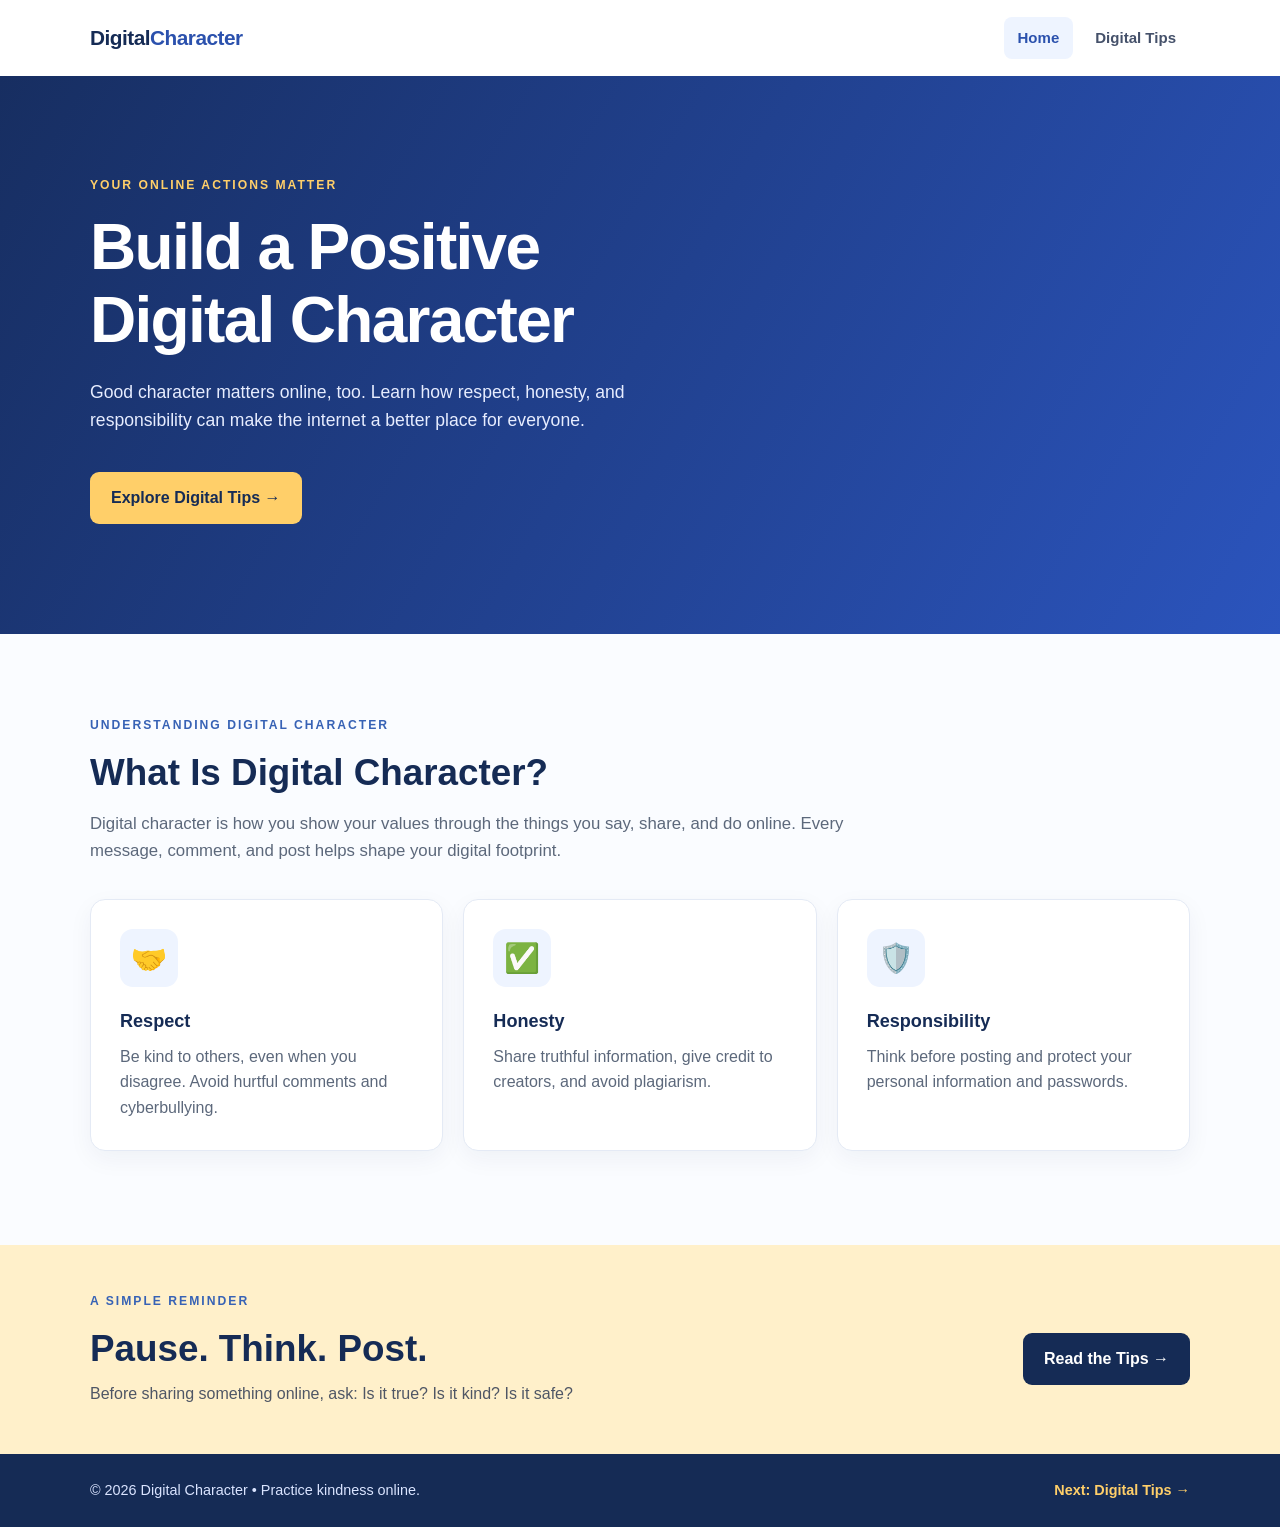
<file: index.html>
<!DOCTYPE html>
<html lang="en">
<head>
  <meta charset="UTF-8">
  <meta name="viewport" content="width=device-width, initial-scale=1.0">
  <meta name="description" content="Learn about digital character and the values of responsible digital citizenship.">
  <title>Digital Character | Home</title>
  <link rel="stylesheet" href="style.css">
</head>
<body>
  <header class="site-header">
    <div class="container header-inner">
      <a class="brand" href="index.html">Digital<span>Character</span></a>
      <nav aria-label="Main navigation">
        <a href="index.html" class="active" aria-current="page">Home</a>
        <a href="tips.html">Digital Tips</a>
      </nav>
    </div>
  </header>

  <main>
    <section class="hero">
      <div class="container hero-content">
        <p class="eyebrow">YOUR ONLINE ACTIONS MATTER</p>
        <h1>Build a Positive<br>Digital Character</h1>
        <p>Good character matters online, too. Learn how respect, honesty, and responsibility can make the internet a better place for everyone.</p>
        <a class="button" href="tips.html">Explore Digital Tips →</a>
      </div>
    </section>

    <section class="section container" aria-labelledby="meaning-title">
      <div class="section-heading">
        <p class="eyebrow dark">UNDERSTANDING DIGITAL CHARACTER</p>
        <h2 id="meaning-title">What Is Digital Character?</h2>
        <p>Digital character is how you show your values through the things you say, share, and do online. Every message, comment, and post helps shape your digital footprint.</p>
      </div>

      <div class="card-grid">
        <article class="card">
          <div class="card-icon" aria-hidden="true">🤝</div>
          <h3>Respect</h3>
          <p>Be kind to others, even when you disagree. Avoid hurtful comments and cyberbullying.</p>
        </article>
        <article class="card">
          <div class="card-icon" aria-hidden="true">✅</div>
          <h3>Honesty</h3>
          <p>Share truthful information, give credit to creators, and avoid plagiarism.</p>
        </article>
        <article class="card">
          <div class="card-icon" aria-hidden="true">🛡️</div>
          <h3>Responsibility</h3>
          <p>Think before posting and protect your personal information and passwords.</p>
        </article>
      </div>
    </section>

    <section class="feature-band">
      <div class="container feature-inner">
        <div>
          <p class="eyebrow dark">A SIMPLE REMINDER</p>
          <h2>Pause. Think. Post.</h2>
          <p>Before sharing something online, ask: Is it true? Is it kind? Is it safe?</p>
        </div>
        <a class="button button-dark" href="tips.html">Read the Tips →</a>
      </div>
    </section>
  </main>

  <footer class="site-footer">
    <div class="container footer-inner">
      <p>© 2026 Digital Character • Practice kindness online.</p>
      <a href="tips.html">Next: Digital Tips →</a>
    </div>
  </footer>
</body>
</html>
</file>
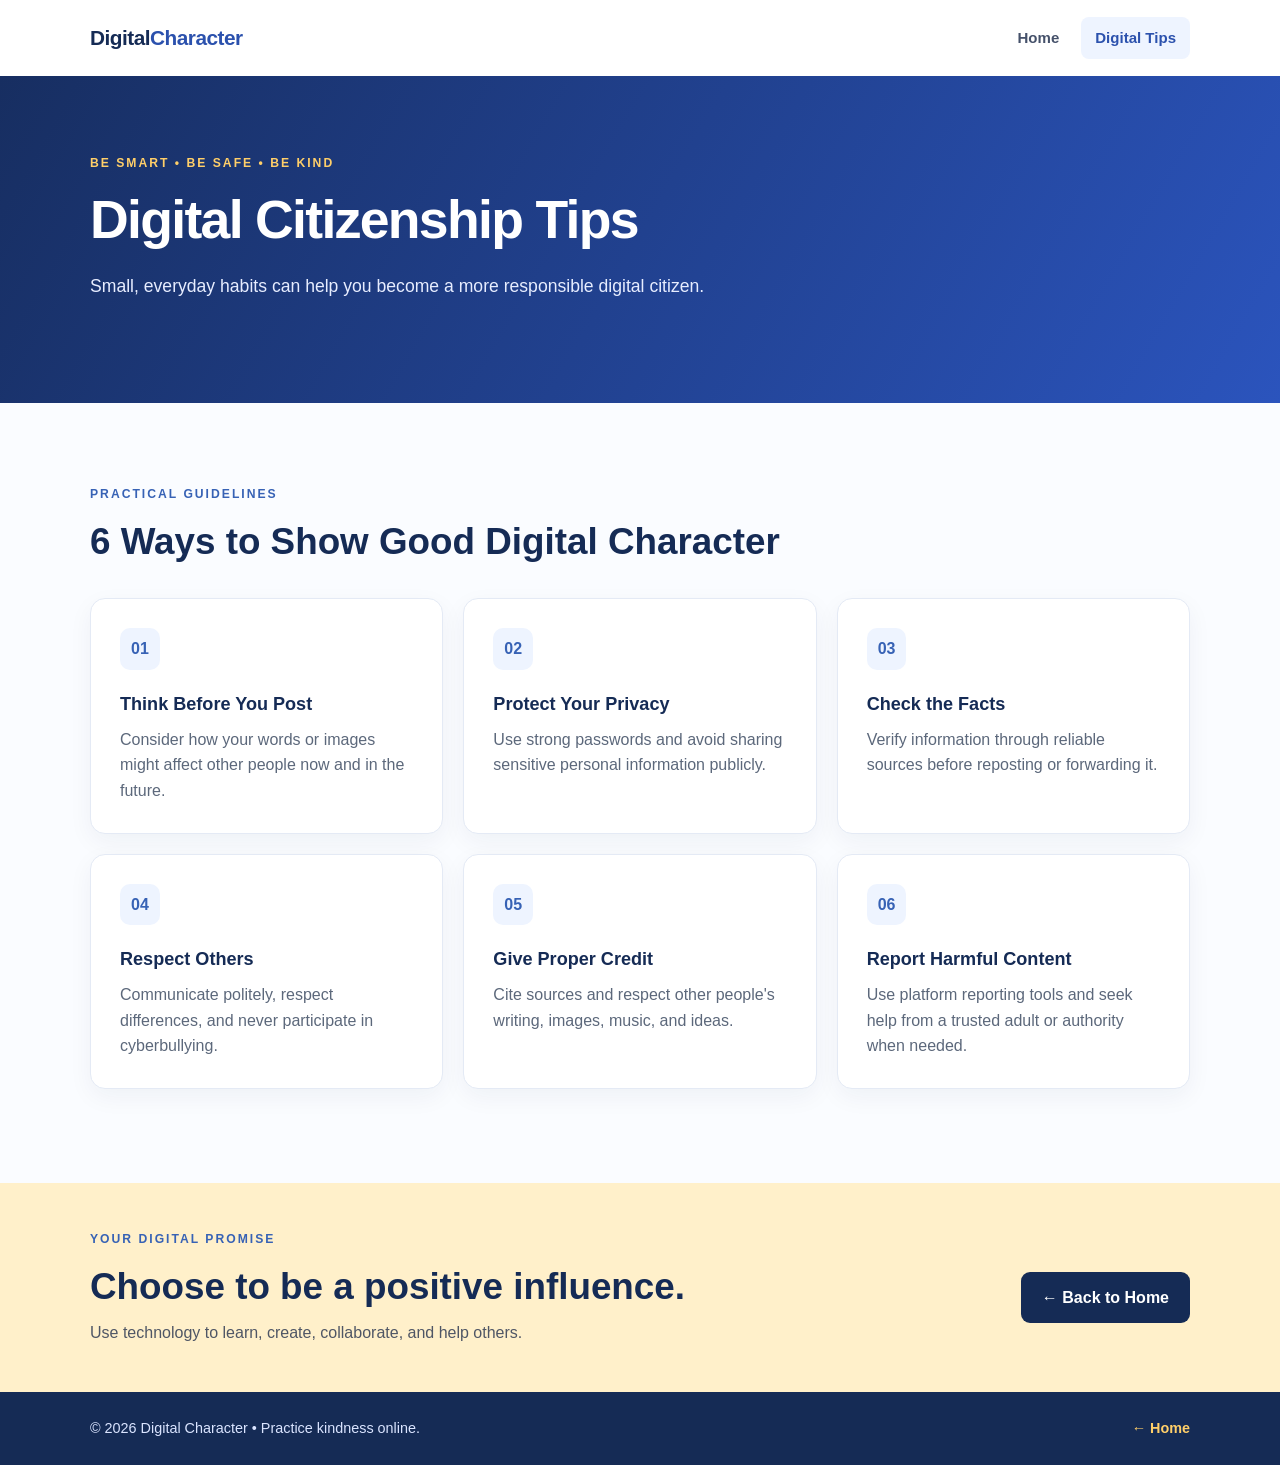
<file: tips.html>
<!DOCTYPE html>
<html lang="en">
<head>
  <meta charset="UTF-8">
  <meta name="viewport" content="width=device-width, initial-scale=1.0">
  <meta name="description" content="Practical digital citizenship tips for students and responsible internet users.">
  <title>Digital Character | Digital Tips</title>
  <link rel="stylesheet" href="style.css">
</head>
<body>
  <header class="site-header">
    <div class="container header-inner">
      <a class="brand" href="index.html">Digital<span>Character</span></a>
      <nav aria-label="Main navigation">
        <a href="index.html">Home</a>
        <a href="tips.html" class="active" aria-current="page">Digital Tips</a>
      </nav>
    </div>
  </header>

  <main>
    <section class="page-banner">
      <div class="container">
        <p class="eyebrow">BE SMART • BE SAFE • BE KIND</p>
        <h1>Digital Citizenship Tips</h1>
        <p>Small, everyday habits can help you become a more responsible digital citizen.</p>
      </div>
    </section>

    <section class="section container" aria-labelledby="tips-title">
      <div class="section-heading">
        <p class="eyebrow dark">PRACTICAL GUIDELINES</p>
        <h2 id="tips-title">6 Ways to Show Good Digital Character</h2>
      </div>
      <div class="card-grid">
        <article class="card numbered"><span class="number">01</span><h3>Think Before You Post</h3><p>Consider how your words or images might affect other people now and in the future.</p></article>
        <article class="card numbered"><span class="number">02</span><h3>Protect Your Privacy</h3><p>Use strong passwords and avoid sharing sensitive personal information publicly.</p></article>
        <article class="card numbered"><span class="number">03</span><h3>Check the Facts</h3><p>Verify information through reliable sources before reposting or forwarding it.</p></article>
        <article class="card numbered"><span class="number">04</span><h3>Respect Others</h3><p>Communicate politely, respect differences, and never participate in cyberbullying.</p></article>
        <article class="card numbered"><span class="number">05</span><h3>Give Proper Credit</h3><p>Cite sources and respect other people's writing, images, music, and ideas.</p></article>
        <article class="card numbered"><span class="number">06</span><h3>Report Harmful Content</h3><p>Use platform reporting tools and seek help from a trusted adult or authority when needed.</p></article>
      </div>
    </section>

    <section class="feature-band">
      <div class="container feature-inner">
        <div>
          <p class="eyebrow dark">YOUR DIGITAL PROMISE</p>
          <h2>Choose to be a positive influence.</h2>
          <p>Use technology to learn, create, collaborate, and help others.</p>
        </div>
        <a class="button button-dark" href="index.html">← Back to Home</a>
      </div>
    </section>
  </main>

  <footer class="site-footer">
    <div class="container footer-inner">
      <p>© 2026 Digital Character • Practice kindness online.</p>
      <a href="index.html">← Home</a>
    </div>
  </footer>
</body>
</html>
</file>
<file: style.css>
/* One external stylesheet shared by both HTML pages */
:root {
  --navy: #152b55;
  --blue: #2b51ad;
  --sky: #eef4ff;
  --gold: #ffcf69;
  --ink: #243149;
  --muted: #5c687b;
  --white: #ffffff;
}
* { box-sizing: border-box; }
html { scroll-behavior: smooth; }
body { margin: 0; font-family: Arial, Helvetica, sans-serif; line-height: 1.6; color: var(--ink); background: #fafcff; }
a { color: inherit; text-decoration: none; }
a:focus-visible { outline: 3px solid #ffb732; outline-offset: 4px; }
.container { width: min(1100px, 90%); margin-inline: auto; }
.site-header { background: var(--white); box-shadow: 0 2px 12px rgba(21,43,85,.08); }
.header-inner { display: flex; align-items: center; justify-content: space-between; min-height: 76px; gap: 20px; }
.brand { color: var(--navy); font-weight: 800; font-size: 1.3rem; letter-spacing: -.5px; }
.brand span { color: var(--blue); }
nav { display: flex; gap: 8px; }
nav a { color: #45516a; padding: 9px 14px; border-radius: 8px; font-weight: 700; font-size: .94rem; }
nav a:hover, nav a.active { background: var(--sky); color: var(--blue); }
.hero { background: linear-gradient(120deg, #172e61 0%, #2b54bd 100%); color: var(--white); padding: 100px 0 110px; }
.hero-content { max-width: 1100px; }
.hero-content > p:not(.eyebrow), .page-banner p:not(.eyebrow) { max-width: 620px; color: #e7edff; font-size: 1.1rem; }
.eyebrow { font-size: .76rem; letter-spacing: 2px; font-weight: 800; color: var(--gold); margin: 0 0 16px; }
.eyebrow.dark { color: #3762b5; }
h1,h2,h3,p { margin-top: 0; }
h1 { font-size: clamp(2.3rem, 5vw, 4rem); line-height: 1.13; letter-spacing: -1.7px; margin-bottom: 22px; }
h2 { color: var(--navy); font-size: clamp(1.7rem, 3vw, 2.3rem); line-height: 1.2; margin-bottom: 16px; }
h3 { font-size: 1.13rem; color: var(--navy); margin-bottom: 8px; }
.button { display: inline-block; background: var(--gold); color: var(--navy); padding: 13px 21px; border-radius: 9px; font-weight: 800; margin-top: 20px; transition: transform .2s, background .2s; }
.button:hover { background: #ffdc90; transform: translateY(-2px); }
.button-dark { background: var(--navy); color: white; white-space: nowrap; }
.button-dark:hover { background: #294d98; }
.section { padding: 82px 0 94px; }
.section-heading { max-width: 760px; margin-bottom: 34px; }
.section-heading > p:not(.eyebrow) { color: var(--muted); font-size: 1.05rem; }
.card-grid { display: grid; grid-template-columns: repeat(3, minmax(0,1fr)); gap: 20px; }
.card { background: white; border: 1px solid #e4eaf5; padding: 29px; border-radius: 15px; box-shadow: 0 8px 24px rgba(21,43,85,.05); }
.card p { color: var(--muted); margin: 0; }
.card-icon { background: var(--sky); height: 58px; width: 58px; display: grid; place-items: center; border-radius: 13px; font-size: 1.8rem; margin-bottom: 20px; }
.feature-band { background: #fff0ca; padding: 47px 0; }
.feature-inner { display: flex; align-items: center; justify-content: space-between; gap: 24px; }
.feature-inner p:not(.eyebrow) { margin: 0; color: #4f5665; }
.feature-inner h2 { margin-bottom: 10px; }
.site-footer { background: var(--navy); color: #dae4ff; padding: 25px 0; }
.footer-inner { display: flex; align-items: center; justify-content: space-between; gap: 12px; font-size: .9rem; }
.footer-inner p { margin: 0; }
.footer-inner a { color: var(--gold); font-weight: 700; }
.page-banner { background: linear-gradient(120deg, #172e61, #2b54bd); color: white; padding: 78px 0 85px; }
.page-banner h1 { font-size: clamp(2.1rem, 4.5vw, 3.35rem); }
.number { color: #3762b5; background: var(--sky); display: inline-block; border-radius: 10px; padding: 8px 11px; font-weight: 800; margin-bottom: 20px; }
@media (max-width: 740px) {
  .header-inner, .feature-inner, .footer-inner { flex-direction: column; align-items: flex-start; padding-block: 17px; }
  .hero { padding: 73px 0 83px; }
  .section { padding: 58px 0 65px; }
  .card-grid { grid-template-columns: 1fr; }
  .button-dark { white-space: normal; }
}
</file>
